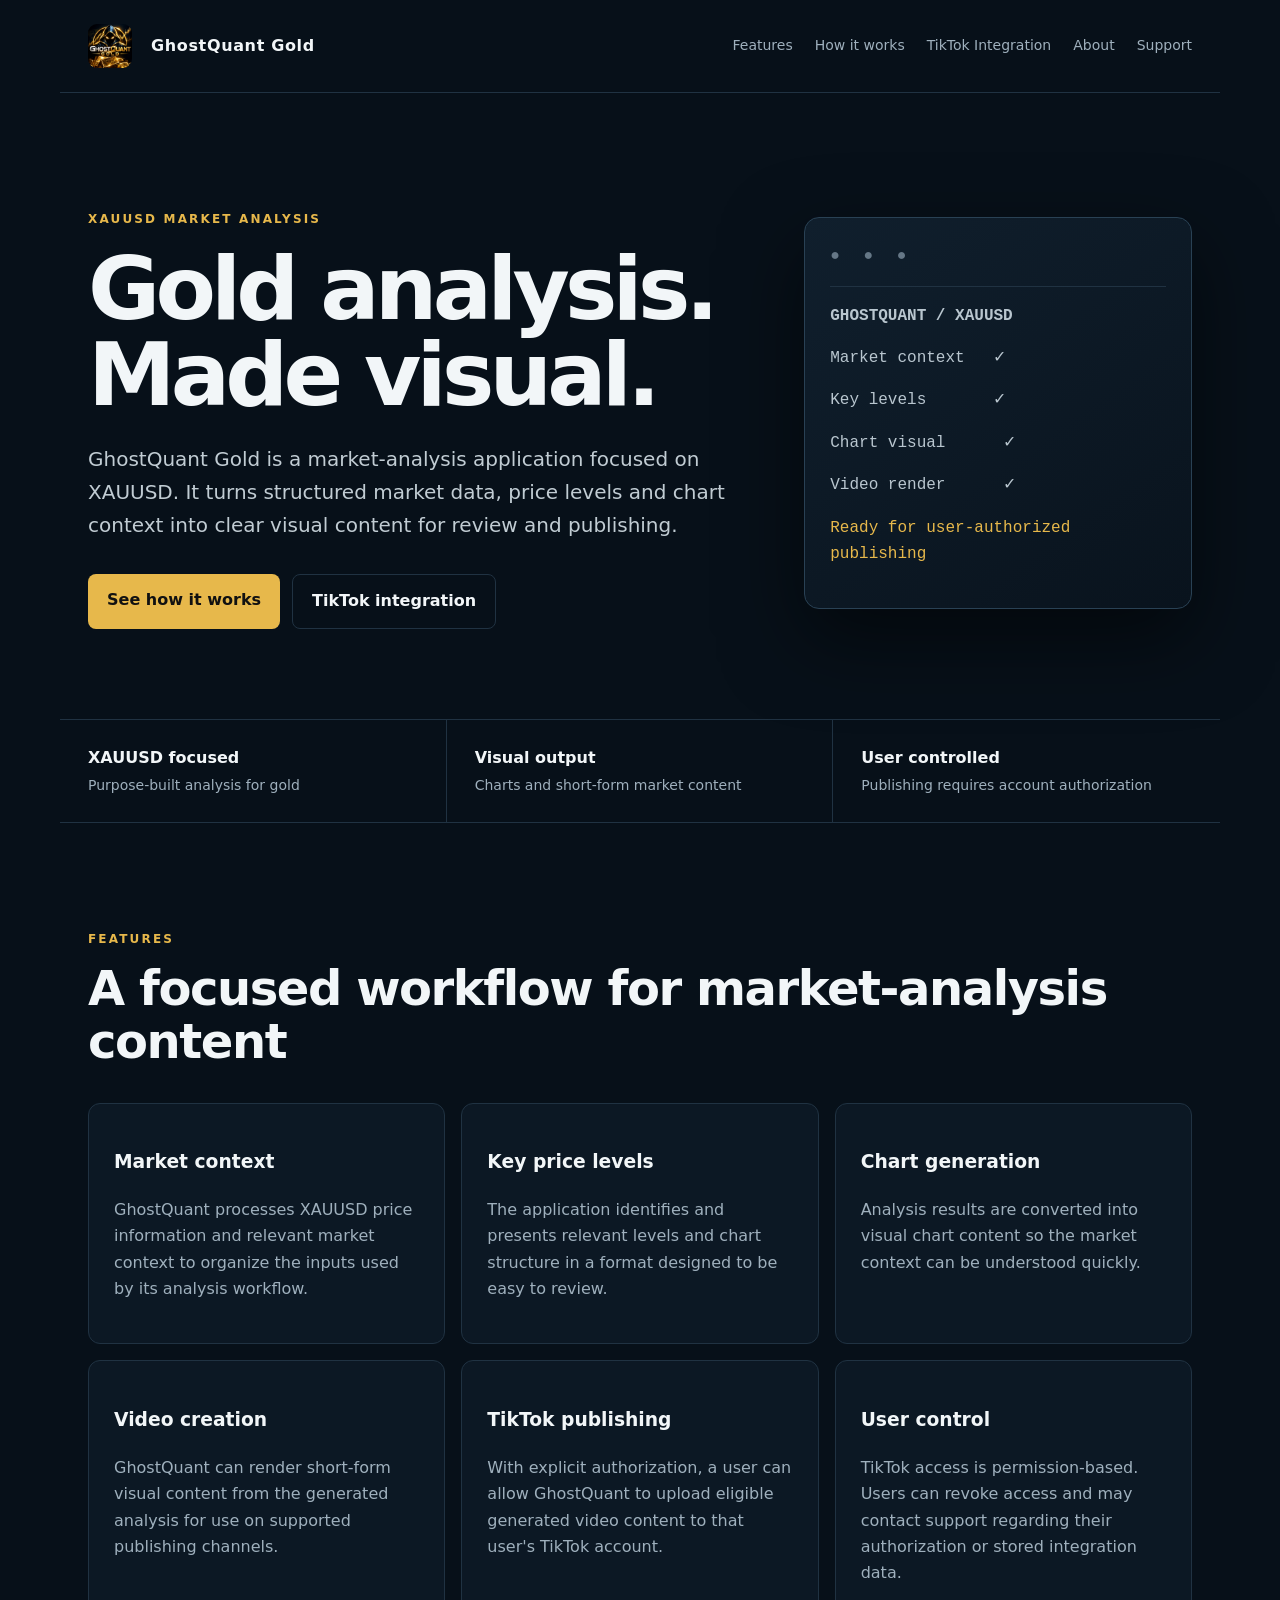
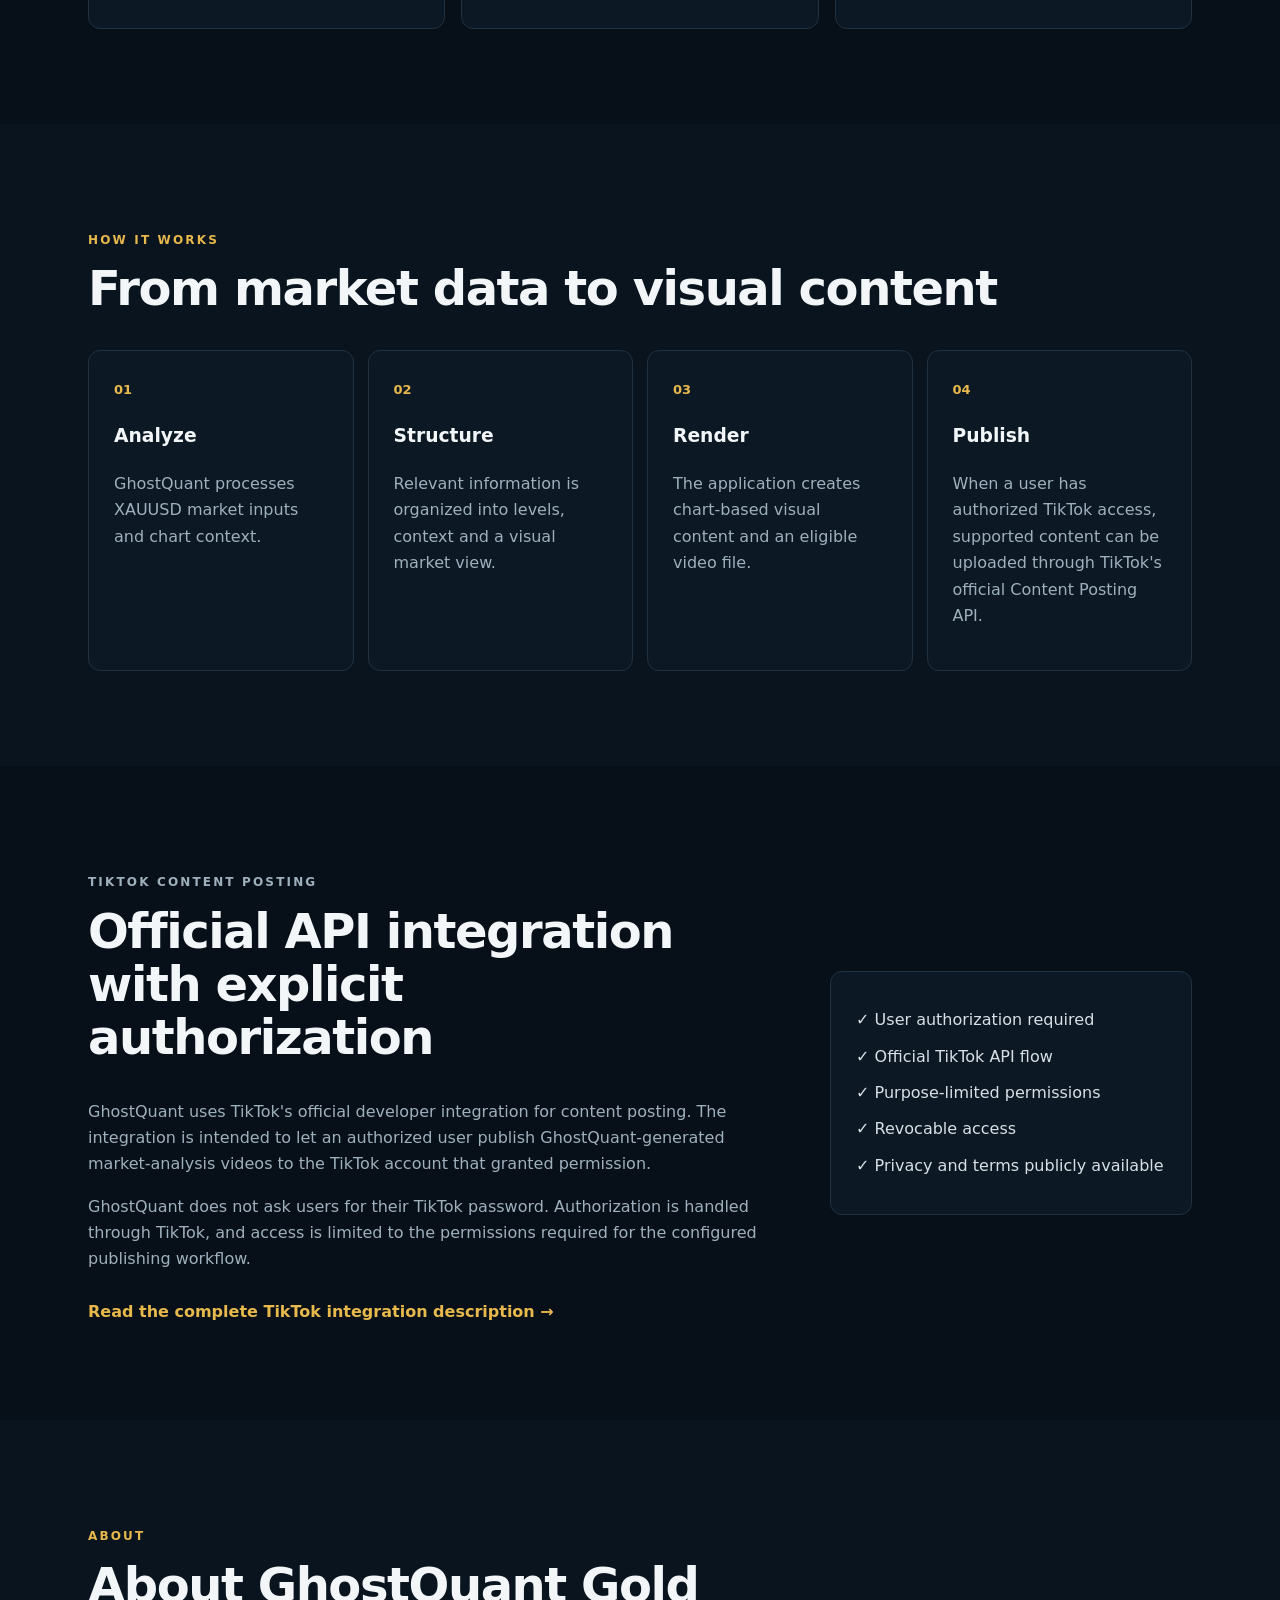
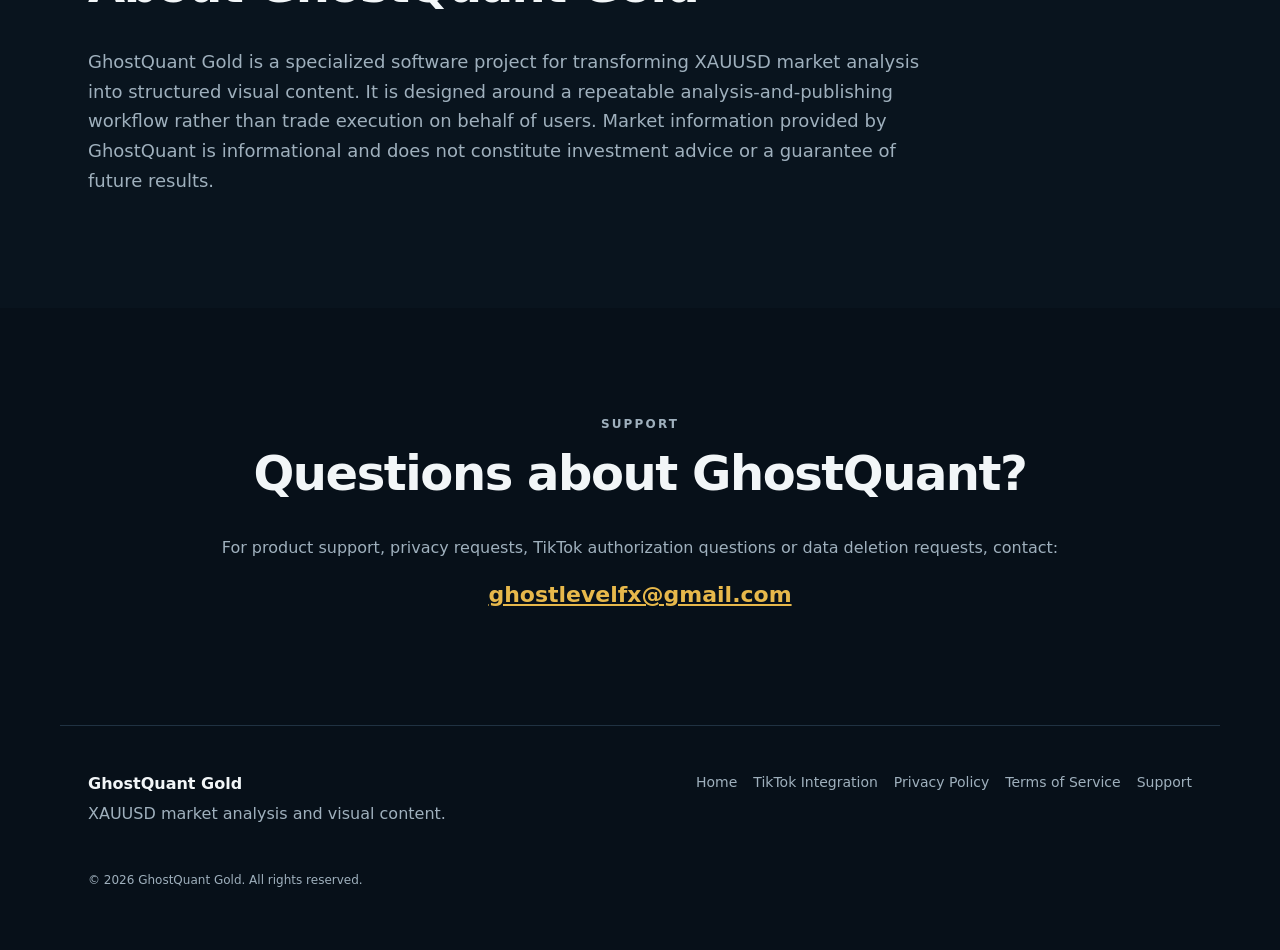
<file: index.html>
<!doctype html><html lang="en"><head><meta charset="utf-8"><meta name="viewport" content="width=device-width,initial-scale=1"><title>GhostQuant Gold | XAUUSD Market Analysis & Visual Content</title><meta name="description" content="GhostQuant Gold analyzes XAUUSD market data and creates clear visual market-analysis content that authorized users can publish to TikTok."><link rel="stylesheet" href="style.css?v=3"><link rel="icon" type="image/png" sizes="32x32" href="favicon-32.png"><link rel="icon" type="image/png" sizes="16x16" href="favicon-16.png"><link rel="shortcut icon" href="favicon.ico"><link rel="apple-touch-icon" sizes="180x180" href="apple-touch-icon.png"></head><body><header><a class="brand" href="index.html"><img src="ghostquant-icon.png" alt="GhostQuant Gold app icon" class="brand-icon" width="44" height="44" style="width:44px;height:44px;max-width:44px;max-height:44px;object-fit:cover;display:block;flex:none"> <span>GhostQuant Gold</span></a><nav><a href="#features">Features</a><a href="#workflow">How it works</a><a href="tiktok.html">TikTok Integration</a><a href="#about">About</a><a href="#support">Support</a></nav></header><main><section class="hero"><div><p class="eyebrow">XAUUSD MARKET ANALYSIS</p><h1>Gold analysis.<br>Made visual.</h1><p class="lead">GhostQuant Gold is a market-analysis application focused on XAUUSD. It turns structured market data, price levels and chart context into clear visual content for review and publishing.</p><div class="actions"><a class="btn" href="#workflow">See how it works</a><a class="btn ghost" href="tiktok.html">TikTok integration</a></div></div><div class="terminal"><div class="dots">● ● ●</div><p><b>GHOSTQUANT / XAUUSD</b></p><p>Market context&nbsp;&nbsp; ✓</p><p>Key levels&nbsp;&nbsp;&nbsp;&nbsp;&nbsp;&nbsp; ✓</p><p>Chart visual&nbsp;&nbsp;&nbsp;&nbsp;&nbsp; ✓</p><p>Video render&nbsp;&nbsp;&nbsp;&nbsp;&nbsp; ✓</p><p class="accent">Ready for user-authorized publishing</p></div></section><section class="strip"><div><b>XAUUSD focused</b><span>Purpose-built analysis for gold</span></div><div><b>Visual output</b><span>Charts and short-form market content</span></div><div><b>User controlled</b><span>Publishing requires account authorization</span></div></section><section id="features" class="section"><p class="eyebrow">FEATURES</p><h2>A focused workflow for market-analysis content</h2><div class="cards"><article><h3>Market context</h3><p>GhostQuant processes XAUUSD price information and relevant market context to organize the inputs used by its analysis workflow.</p></article><article><h3>Key price levels</h3><p>The application identifies and presents relevant levels and chart structure in a format designed to be easy to review.</p></article><article><h3>Chart generation</h3><p>Analysis results are converted into visual chart content so the market context can be understood quickly.</p></article><article><h3>Video creation</h3><p>GhostQuant can render short-form visual content from the generated analysis for use on supported publishing channels.</p></article><article><h3>TikTok publishing</h3><p>With explicit authorization, a user can allow GhostQuant to upload eligible generated video content to that user's TikTok account.</p></article><article><h3>User control</h3><p>TikTok access is permission-based. Users can revoke access and may contact support regarding their authorization or stored integration data.</p></article></div></section><section id="workflow" class="section alt"><p class="eyebrow">HOW IT WORKS</p><h2>From market data to visual content</h2><div class="steps"><div><span>01</span><h3>Analyze</h3><p>GhostQuant processes XAUUSD market inputs and chart context.</p></div><div><span>02</span><h3>Structure</h3><p>Relevant information is organized into levels, context and a visual market view.</p></div><div><span>03</span><h3>Render</h3><p>The application creates chart-based visual content and an eligible video file.</p></div><div><span>04</span><h3>Publish</h3><p>When a user has authorized TikTok access, supported content can be uploaded through TikTok's official Content Posting API.</p></div></div></section><section class="section integration"><div><p class="eyebrow">TIKTOK CONTENT POSTING</p><h2>Official API integration with explicit authorization</h2><p>GhostQuant uses TikTok's official developer integration for content posting. The integration is intended to let an authorized user publish GhostQuant-generated market-analysis videos to the TikTok account that granted permission.</p><p>GhostQuant does not ask users for their TikTok password. Authorization is handled through TikTok, and access is limited to the permissions required for the configured publishing workflow.</p><a class="textlink" href="tiktok.html">Read the complete TikTok integration description →</a></div><div class="checklist"><p>✓ User authorization required</p><p>✓ Official TikTok API flow</p><p>✓ Purpose-limited permissions</p><p>✓ Revocable access</p><p>✓ Privacy and terms publicly available</p></div></section><section id="about" class="section alt"><p class="eyebrow">ABOUT</p><h2>About GhostQuant Gold</h2><p class="wide">GhostQuant Gold is a specialized software project for transforming XAUUSD market analysis into structured visual content. It is designed around a repeatable analysis-and-publishing workflow rather than trade execution on behalf of users. Market information provided by GhostQuant is informational and does not constitute investment advice or a guarantee of future results.</p></section><section id="support" class="section support"><p class="eyebrow">SUPPORT</p><h2>Questions about GhostQuant?</h2><p>For product support, privacy requests, TikTok authorization questions or data deletion requests, contact:</p><p><a class="email" href="mailto:ghostlevelfx@gmail.com">ghostlevelfx@gmail.com</a></p></section></main><footer><div><b>GhostQuant Gold</b><p>XAUUSD market analysis and visual content.</p></div><div class="footerlinks"><a href="index.html">Home</a><a href="tiktok.html">TikTok Integration</a><a href="privacy.html">Privacy Policy</a><a href="terms.html">Terms of Service</a><a href="mailto:ghostlevelfx@gmail.com">Support</a></div><p class="copy">© 2026 GhostQuant Gold. All rights reserved.</p></footer></body></html>
</file>
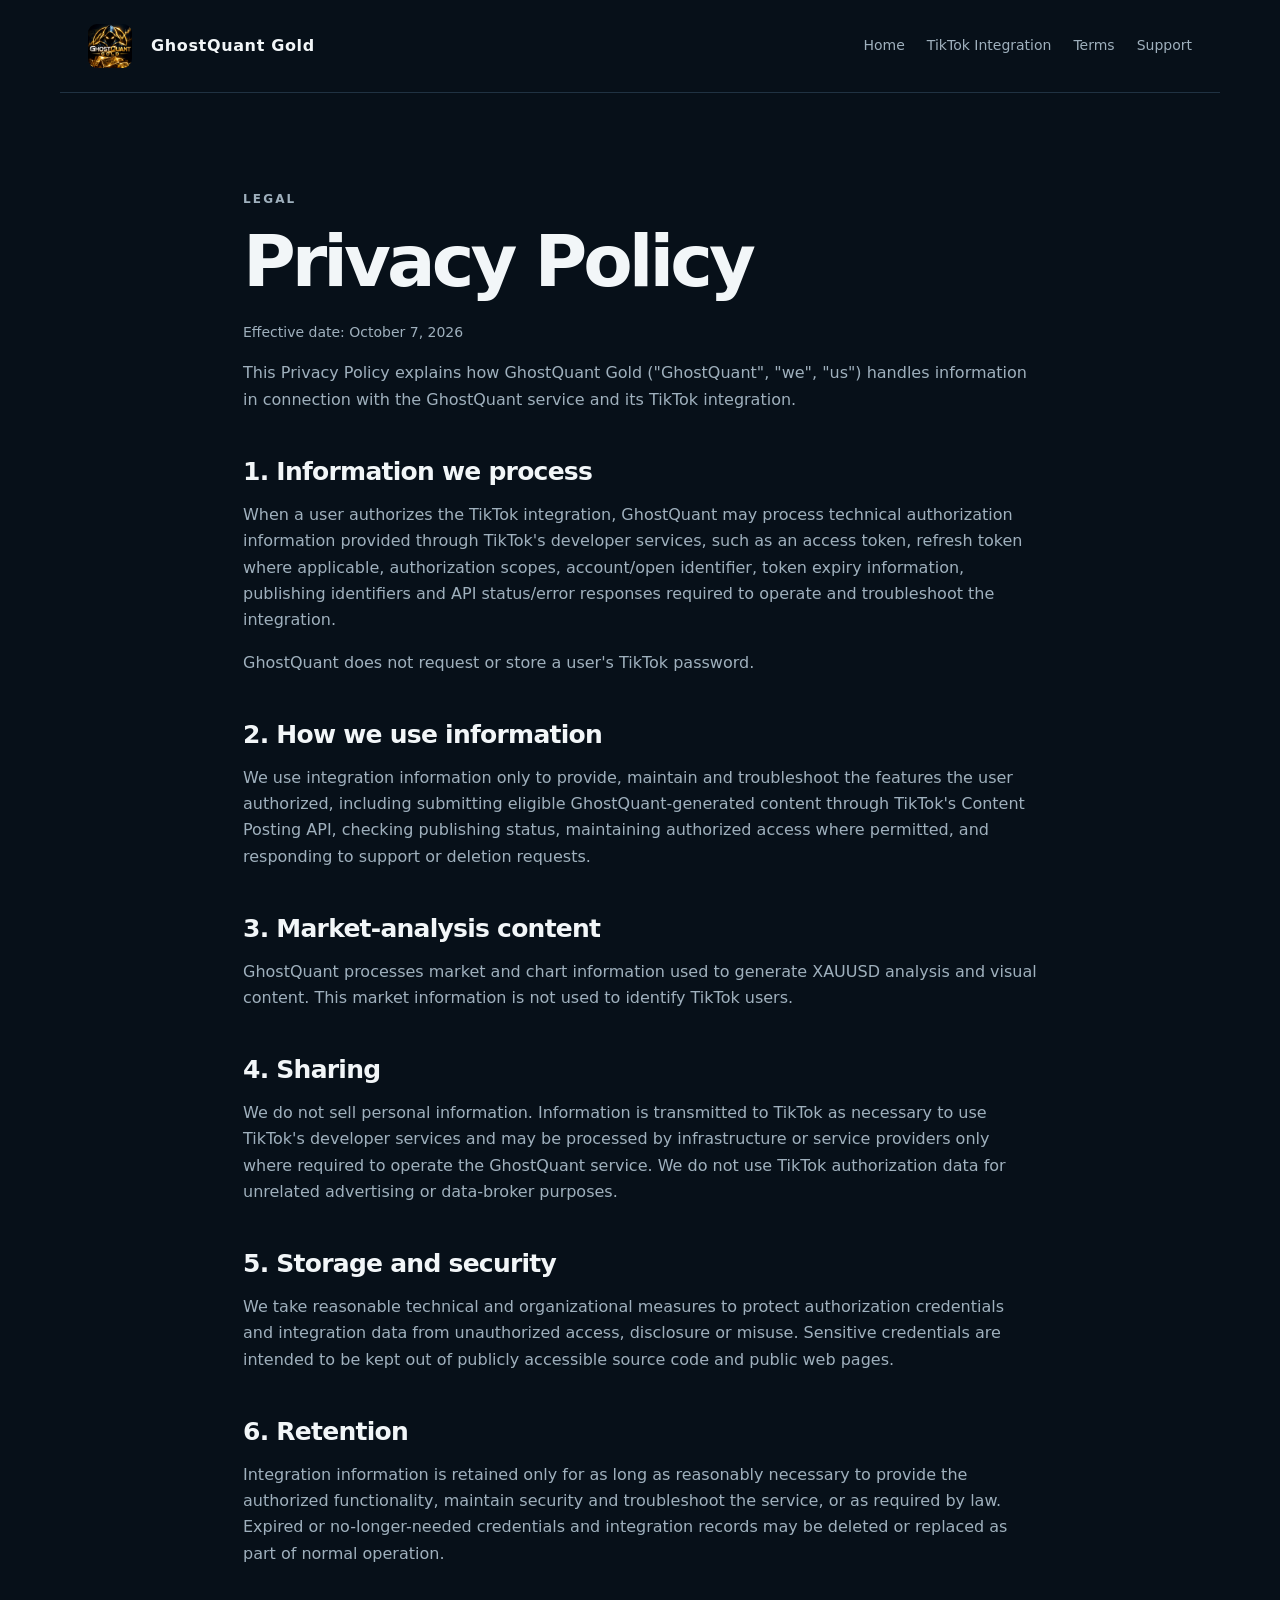
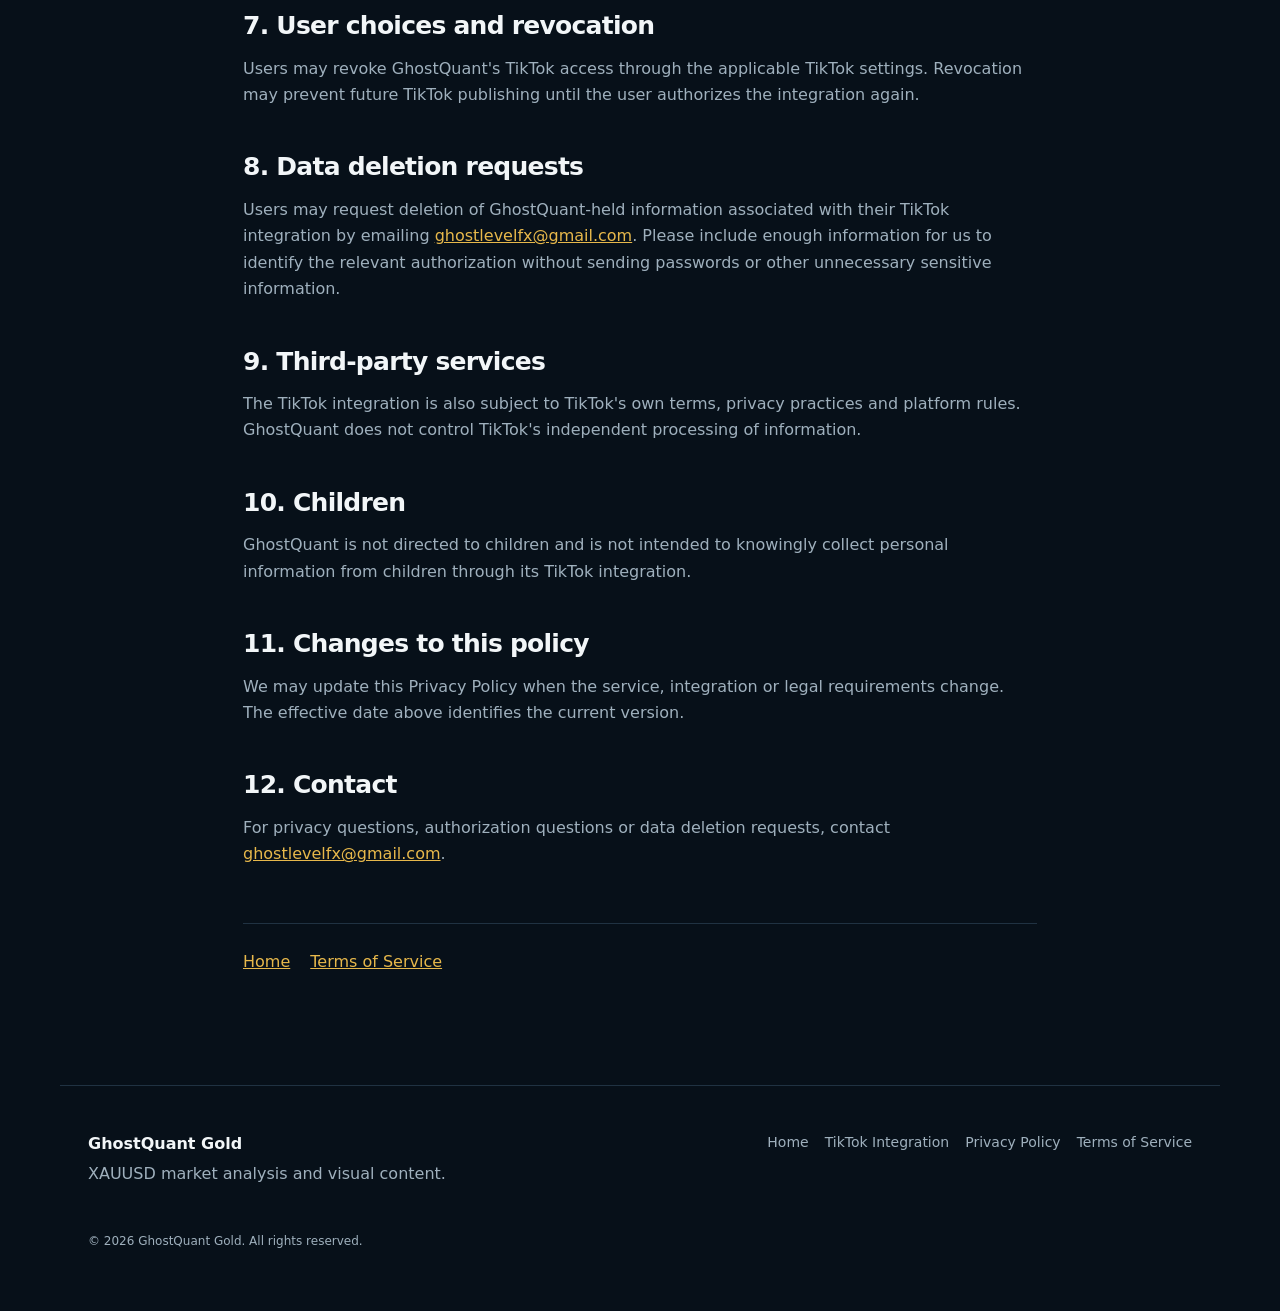
<file: privacy.html>
<!doctype html><html lang="en"><head><meta charset="utf-8"><meta name="viewport" content="width=device-width,initial-scale=1"><title>Privacy Policy | GhostQuant Gold</title><link rel="stylesheet" href="style.css?v=3"><link rel="icon" type="image/png" sizes="32x32" href="favicon-32.png"><link rel="icon" type="image/png" sizes="16x16" href="favicon-16.png"><link rel="shortcut icon" href="favicon.ico"><link rel="apple-touch-icon" sizes="180x180" href="apple-touch-icon.png"></head><body><header><a class="brand" href="index.html"><img src="ghostquant-icon.png" alt="GhostQuant Gold app icon" class="brand-icon" width="44" height="44" style="width:44px;height:44px;max-width:44px;max-height:44px;object-fit:cover;display:block;flex:none"> <span>GhostQuant Gold</span></a><nav><a href="index.html">Home</a><a href="tiktok.html">TikTok Integration</a><a href="terms.html">Terms</a><a href="mailto:ghostlevelfx@gmail.com">Support</a></nav></header><main class="legal"><p class="eyebrow">LEGAL</p><h1>Privacy Policy</h1><p class="updated">Effective date: October 7, 2026</p><p>This Privacy Policy explains how GhostQuant Gold ("GhostQuant", "we", "us") handles information in connection with the GhostQuant service and its TikTok integration.</p><h2>1. Information we process</h2><p>When a user authorizes the TikTok integration, GhostQuant may process technical authorization information provided through TikTok's developer services, such as an access token, refresh token where applicable, authorization scopes, account/open identifier, token expiry information, publishing identifiers and API status/error responses required to operate and troubleshoot the integration.</p><p>GhostQuant does not request or store a user's TikTok password.</p><h2>2. How we use information</h2><p>We use integration information only to provide, maintain and troubleshoot the features the user authorized, including submitting eligible GhostQuant-generated content through TikTok's Content Posting API, checking publishing status, maintaining authorized access where permitted, and responding to support or deletion requests.</p><h2>3. Market-analysis content</h2><p>GhostQuant processes market and chart information used to generate XAUUSD analysis and visual content. This market information is not used to identify TikTok users.</p><h2>4. Sharing</h2><p>We do not sell personal information. Information is transmitted to TikTok as necessary to use TikTok's developer services and may be processed by infrastructure or service providers only where required to operate the GhostQuant service. We do not use TikTok authorization data for unrelated advertising or data-broker purposes.</p><h2>5. Storage and security</h2><p>We take reasonable technical and organizational measures to protect authorization credentials and integration data from unauthorized access, disclosure or misuse. Sensitive credentials are intended to be kept out of publicly accessible source code and public web pages.</p><h2>6. Retention</h2><p>Integration information is retained only for as long as reasonably necessary to provide the authorized functionality, maintain security and troubleshoot the service, or as required by law. Expired or no-longer-needed credentials and integration records may be deleted or replaced as part of normal operation.</p><h2>7. User choices and revocation</h2><p>Users may revoke GhostQuant's TikTok access through the applicable TikTok settings. Revocation may prevent future TikTok publishing until the user authorizes the integration again.</p><h2>8. Data deletion requests</h2><p>Users may request deletion of GhostQuant-held information associated with their TikTok integration by emailing <a href="mailto:ghostlevelfx@gmail.com">ghostlevelfx@gmail.com</a>. Please include enough information for us to identify the relevant authorization without sending passwords or other unnecessary sensitive information.</p><h2>9. Third-party services</h2><p>The TikTok integration is also subject to TikTok's own terms, privacy practices and platform rules. GhostQuant does not control TikTok's independent processing of information.</p><h2>10. Children</h2><p>GhostQuant is not directed to children and is not intended to knowingly collect personal information from children through its TikTok integration.</p><h2>11. Changes to this policy</h2><p>We may update this Privacy Policy when the service, integration or legal requirements change. The effective date above identifies the current version.</p><h2>12. Contact</h2><p>For privacy questions, authorization questions or data deletion requests, contact <a href="mailto:ghostlevelfx@gmail.com">ghostlevelfx@gmail.com</a>.</p><div class="legalnav"><a href="index.html">Home</a><a href="terms.html">Terms of Service</a></div></main><footer><div><b>GhostQuant Gold</b><p>XAUUSD market analysis and visual content.</p></div><div class="footerlinks"><a href="index.html">Home</a><a href="tiktok.html">TikTok Integration</a><a href="privacy.html">Privacy Policy</a><a href="terms.html">Terms of Service</a></div><p class="copy">© 2026 GhostQuant Gold. All rights reserved.</p></footer></body></html>
</file>
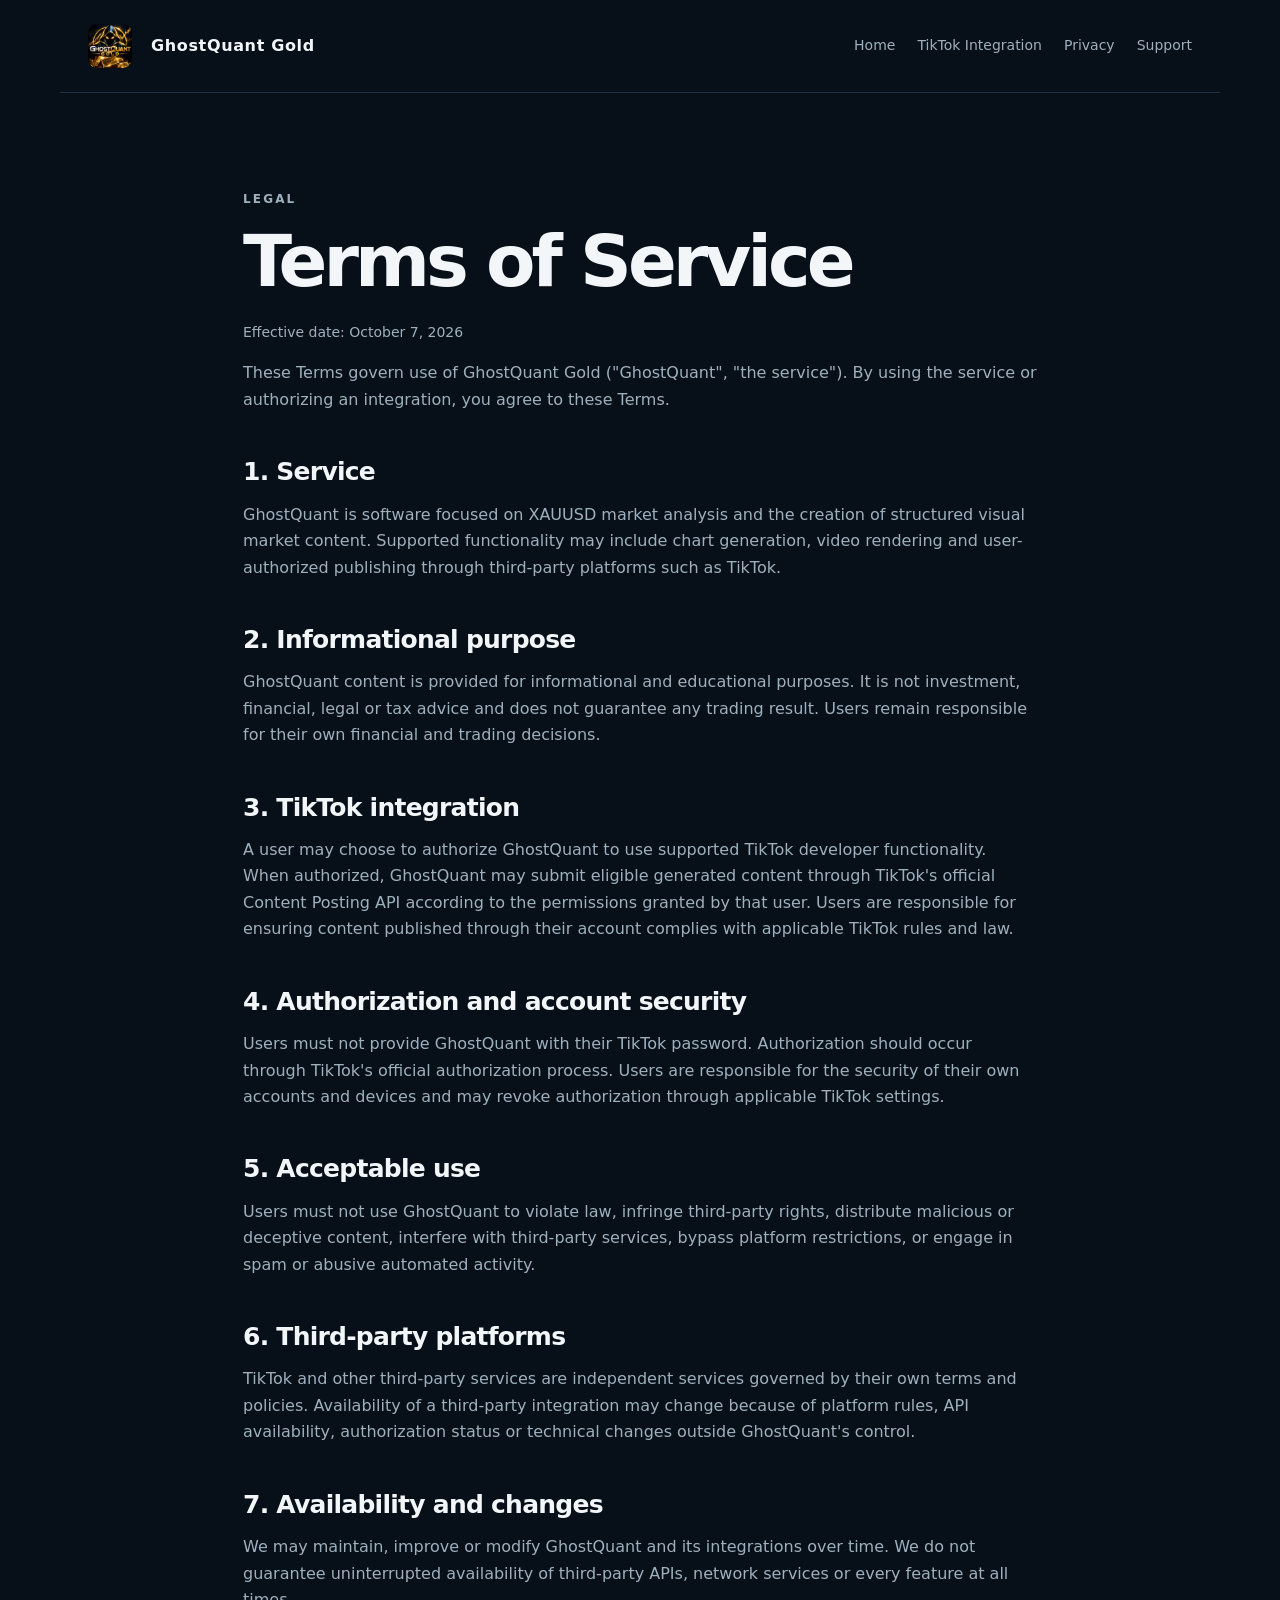
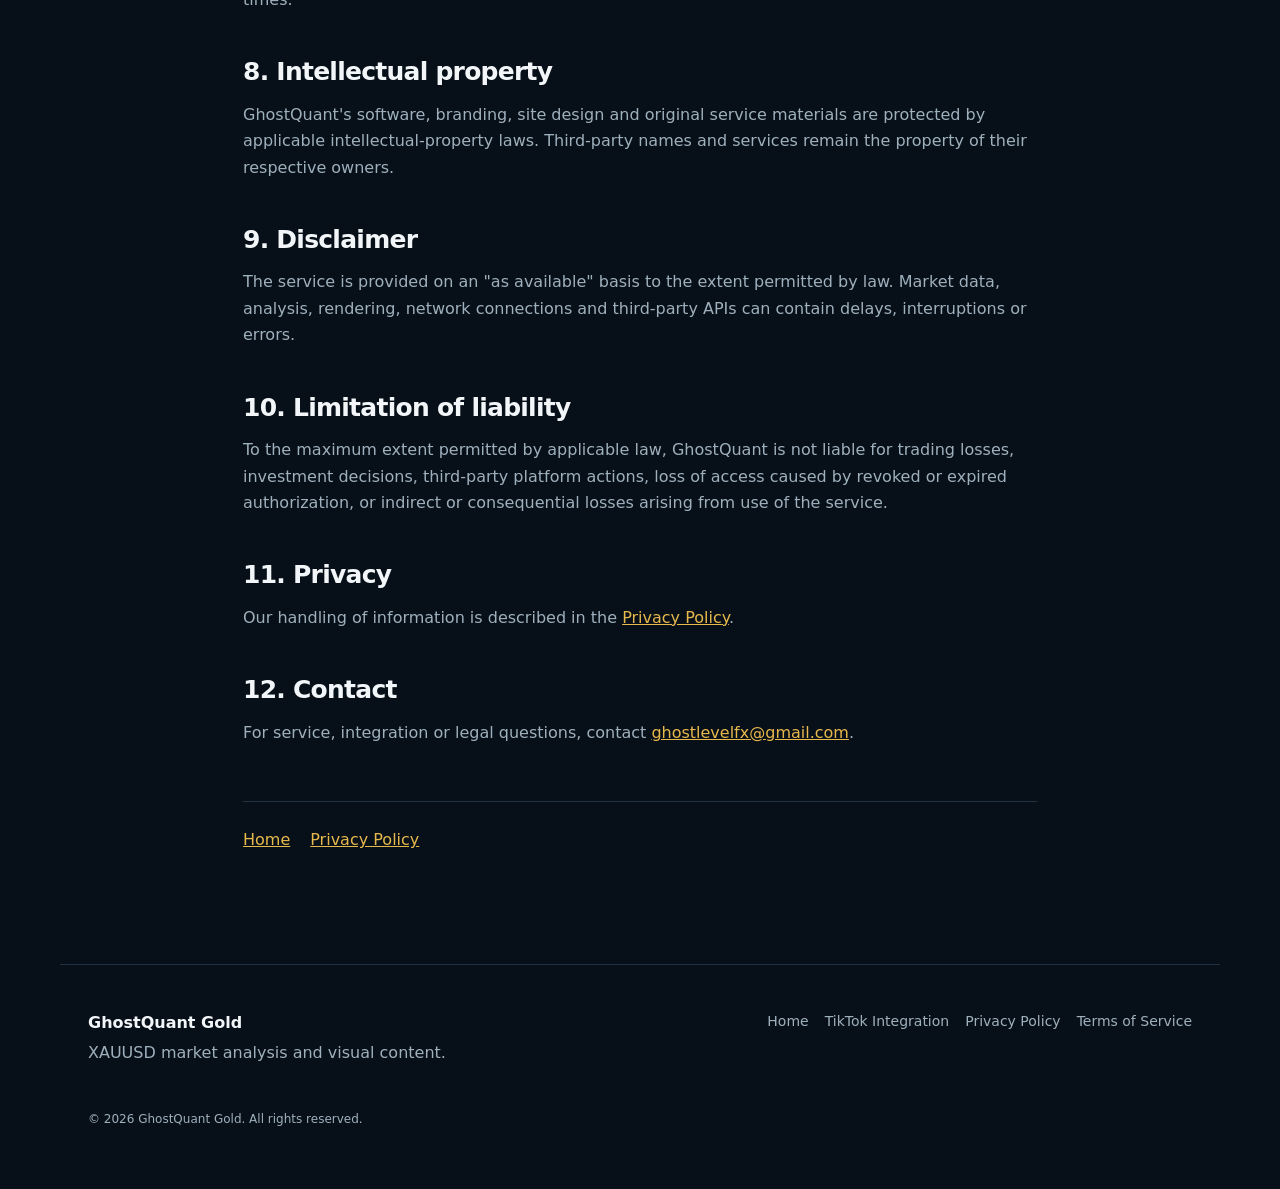
<file: terms.html>
<!doctype html><html lang="en"><head><meta charset="utf-8"><meta name="viewport" content="width=device-width,initial-scale=1"><title>Terms of Service | GhostQuant Gold</title><link rel="stylesheet" href="style.css?v=3"><link rel="icon" type="image/png" sizes="32x32" href="favicon-32.png"><link rel="icon" type="image/png" sizes="16x16" href="favicon-16.png"><link rel="shortcut icon" href="favicon.ico"><link rel="apple-touch-icon" sizes="180x180" href="apple-touch-icon.png"></head><body><header><a class="brand" href="index.html"><img src="ghostquant-icon.png" alt="GhostQuant Gold app icon" class="brand-icon" width="44" height="44" style="width:44px;height:44px;max-width:44px;max-height:44px;object-fit:cover;display:block;flex:none"> <span>GhostQuant Gold</span></a><nav><a href="index.html">Home</a><a href="tiktok.html">TikTok Integration</a><a href="privacy.html">Privacy</a><a href="mailto:ghostlevelfx@gmail.com">Support</a></nav></header><main class="legal"><p class="eyebrow">LEGAL</p><h1>Terms of Service</h1><p class="updated">Effective date: October 7, 2026</p><p>These Terms govern use of GhostQuant Gold ("GhostQuant", "the service"). By using the service or authorizing an integration, you agree to these Terms.</p><h2>1. Service</h2><p>GhostQuant is software focused on XAUUSD market analysis and the creation of structured visual market content. Supported functionality may include chart generation, video rendering and user-authorized publishing through third-party platforms such as TikTok.</p><h2>2. Informational purpose</h2><p>GhostQuant content is provided for informational and educational purposes. It is not investment, financial, legal or tax advice and does not guarantee any trading result. Users remain responsible for their own financial and trading decisions.</p><h2>3. TikTok integration</h2><p>A user may choose to authorize GhostQuant to use supported TikTok developer functionality. When authorized, GhostQuant may submit eligible generated content through TikTok's official Content Posting API according to the permissions granted by that user. Users are responsible for ensuring content published through their account complies with applicable TikTok rules and law.</p><h2>4. Authorization and account security</h2><p>Users must not provide GhostQuant with their TikTok password. Authorization should occur through TikTok's official authorization process. Users are responsible for the security of their own accounts and devices and may revoke authorization through applicable TikTok settings.</p><h2>5. Acceptable use</h2><p>Users must not use GhostQuant to violate law, infringe third-party rights, distribute malicious or deceptive content, interfere with third-party services, bypass platform restrictions, or engage in spam or abusive automated activity.</p><h2>6. Third-party platforms</h2><p>TikTok and other third-party services are independent services governed by their own terms and policies. Availability of a third-party integration may change because of platform rules, API availability, authorization status or technical changes outside GhostQuant's control.</p><h2>7. Availability and changes</h2><p>We may maintain, improve or modify GhostQuant and its integrations over time. We do not guarantee uninterrupted availability of third-party APIs, network services or every feature at all times.</p><h2>8. Intellectual property</h2><p>GhostQuant's software, branding, site design and original service materials are protected by applicable intellectual-property laws. Third-party names and services remain the property of their respective owners.</p><h2>9. Disclaimer</h2><p>The service is provided on an "as available" basis to the extent permitted by law. Market data, analysis, rendering, network connections and third-party APIs can contain delays, interruptions or errors.</p><h2>10. Limitation of liability</h2><p>To the maximum extent permitted by applicable law, GhostQuant is not liable for trading losses, investment decisions, third-party platform actions, loss of access caused by revoked or expired authorization, or indirect or consequential losses arising from use of the service.</p><h2>11. Privacy</h2><p>Our handling of information is described in the <a href="privacy.html">Privacy Policy</a>.</p><h2>12. Contact</h2><p>For service, integration or legal questions, contact <a href="mailto:ghostlevelfx@gmail.com">ghostlevelfx@gmail.com</a>.</p><div class="legalnav"><a href="index.html">Home</a><a href="privacy.html">Privacy Policy</a></div></main><footer><div><b>GhostQuant Gold</b><p>XAUUSD market analysis and visual content.</p></div><div class="footerlinks"><a href="index.html">Home</a><a href="tiktok.html">TikTok Integration</a><a href="privacy.html">Privacy Policy</a><a href="terms.html">Terms of Service</a></div><p class="copy">© 2026 GhostQuant Gold. All rights reserved.</p></footer></body></html>
</file>
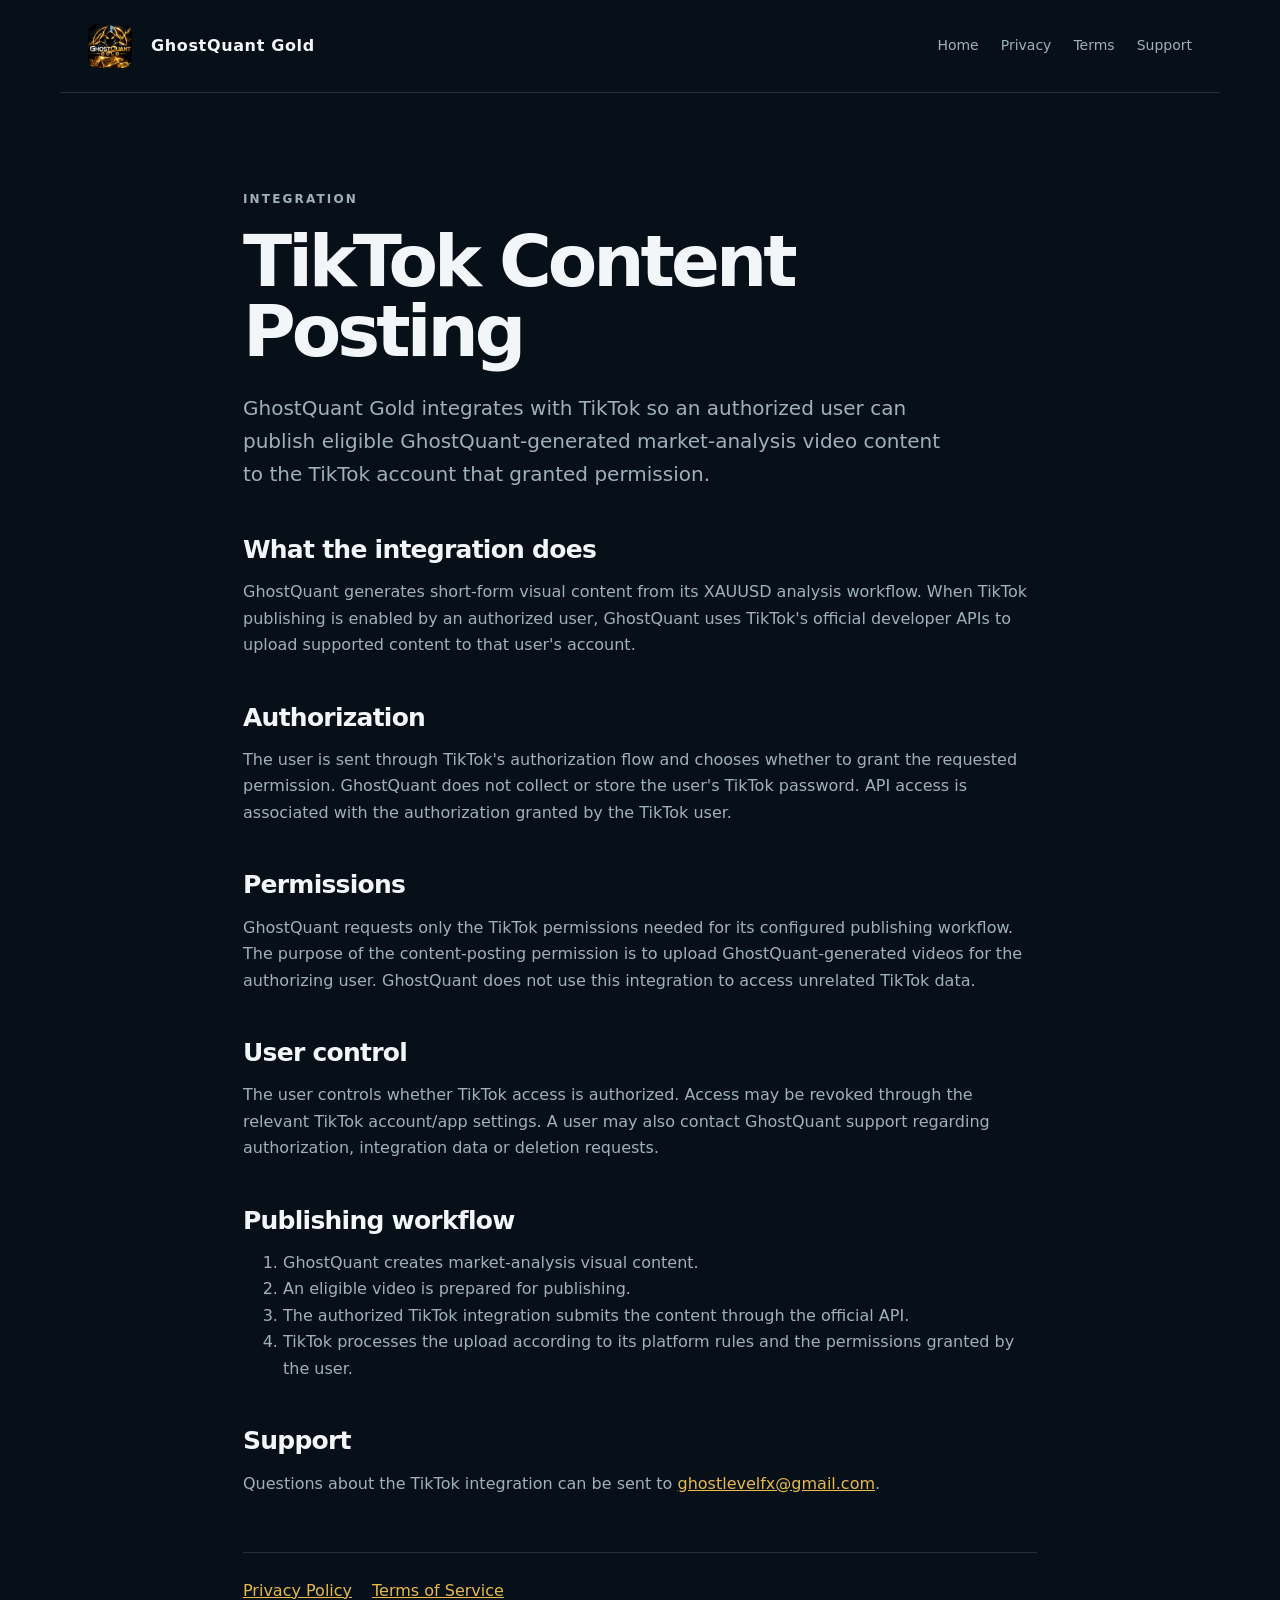
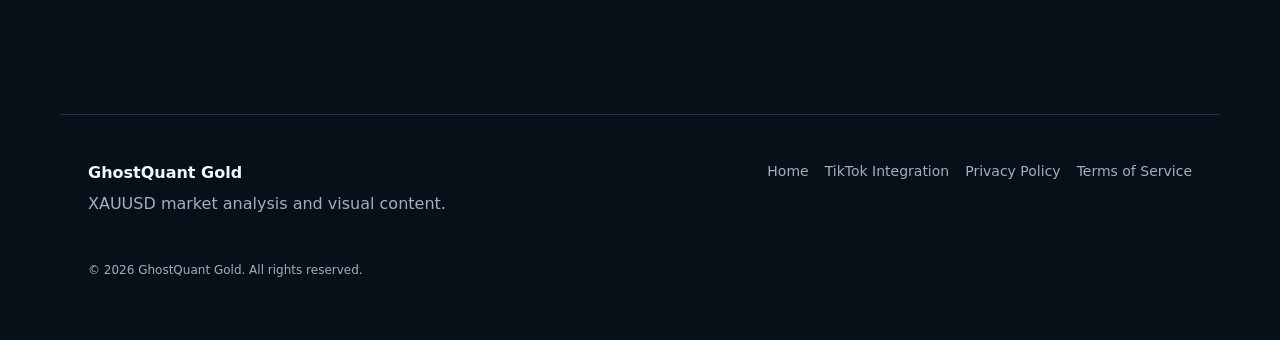
<file: tiktok.html>
<!doctype html><html lang="en"><head><meta charset="utf-8"><meta name="viewport" content="width=device-width,initial-scale=1"><title>TikTok Integration | GhostQuant Gold</title><meta name="description" content="How GhostQuant Gold uses TikTok authorization and the Content Posting API."><link rel="stylesheet" href="style.css?v=3"><link rel="icon" type="image/png" sizes="32x32" href="favicon-32.png"><link rel="icon" type="image/png" sizes="16x16" href="favicon-16.png"><link rel="shortcut icon" href="favicon.ico"><link rel="apple-touch-icon" sizes="180x180" href="apple-touch-icon.png"></head><body><header><a class="brand" href="index.html"><img src="ghostquant-icon.png" alt="GhostQuant Gold app icon" class="brand-icon" width="44" height="44" style="width:44px;height:44px;max-width:44px;max-height:44px;object-fit:cover;display:block;flex:none"> <span>GhostQuant Gold</span></a><nav><a href="index.html">Home</a><a href="privacy.html">Privacy</a><a href="terms.html">Terms</a><a href="mailto:ghostlevelfx@gmail.com">Support</a></nav></header><main class="legal"><p class="eyebrow">INTEGRATION</p><h1>TikTok Content Posting</h1><p class="lead">GhostQuant Gold integrates with TikTok so an authorized user can publish eligible GhostQuant-generated market-analysis video content to the TikTok account that granted permission.</p><h2>What the integration does</h2><p>GhostQuant generates short-form visual content from its XAUUSD analysis workflow. When TikTok publishing is enabled by an authorized user, GhostQuant uses TikTok's official developer APIs to upload supported content to that user's account.</p><h2>Authorization</h2><p>The user is sent through TikTok's authorization flow and chooses whether to grant the requested permission. GhostQuant does not collect or store the user's TikTok password. API access is associated with the authorization granted by the TikTok user.</p><h2>Permissions</h2><p>GhostQuant requests only the TikTok permissions needed for its configured publishing workflow. The purpose of the content-posting permission is to upload GhostQuant-generated videos for the authorizing user. GhostQuant does not use this integration to access unrelated TikTok data.</p><h2>User control</h2><p>The user controls whether TikTok access is authorized. Access may be revoked through the relevant TikTok account/app settings. A user may also contact GhostQuant support regarding authorization, integration data or deletion requests.</p><h2>Publishing workflow</h2><ol><li>GhostQuant creates market-analysis visual content.</li><li>An eligible video is prepared for publishing.</li><li>The authorized TikTok integration submits the content through the official API.</li><li>TikTok processes the upload according to its platform rules and the permissions granted by the user.</li></ol><h2>Support</h2><p>Questions about the TikTok integration can be sent to <a href="mailto:ghostlevelfx@gmail.com">ghostlevelfx@gmail.com</a>.</p><div class="legalnav"><a href="privacy.html">Privacy Policy</a><a href="terms.html">Terms of Service</a></div></main><footer><div><b>GhostQuant Gold</b><p>XAUUSD market analysis and visual content.</p></div><div class="footerlinks"><a href="index.html">Home</a><a href="tiktok.html">TikTok Integration</a><a href="privacy.html">Privacy Policy</a><a href="terms.html">Terms of Service</a></div><p class="copy">© 2026 GhostQuant Gold. All rights reserved.</p></footer></body></html>
</file>
<file: style.css>
:root{--bg:#071019;--panel:#0c1824;--panel2:#101f2d;--text:#f2f6f8;--muted:#9fb0bd;--line:#203242;--accent:#e7b84b;--max:1160px}*{box-sizing:border-box}html{scroll-behavior:smooth}body{margin:0;background:var(--bg);color:var(--text);font-family:Inter,ui-sans-serif,system-ui,-apple-system,Segoe UI,Arial,sans-serif;line-height:1.65}a{color:inherit}header{max-width:var(--max);margin:auto;padding:24px 28px;display:flex;align-items:center;justify-content:space-between;border-bottom:1px solid var(--line)}.brand{text-decoration:none;font-weight:900;letter-spacing:.04em}.brand span{font-weight:650;margin-left:9px}.brand:first-letter{color:var(--accent)}nav{display:flex;gap:22px;flex-wrap:wrap}nav a,.footerlinks a{text-decoration:none;color:var(--muted);font-size:14px}nav a:hover,.footerlinks a:hover,.textlink,.legal a,.email{color:var(--accent)}main{overflow:hidden}.hero{max-width:var(--max);margin:auto;padding:105px 28px 90px;display:grid;grid-template-columns:1.25fr .75fr;gap:70px;align-items:center}.eyebrow{color:var(--accent);font-size:12px;font-weight:850;letter-spacing:.18em}.hero h1,.legal h1{font-size:clamp(48px,7vw,88px);line-height:.98;margin:16px 0 25px;letter-spacing:-.055em}.lead{color:#c1ccd3;font-size:20px;max-width:720px}.actions{display:flex;gap:12px;margin-top:32px;flex-wrap:wrap}.btn{background:var(--accent);color:#111;text-decoration:none;padding:13px 19px;border-radius:8px;font-weight:800}.btn.ghost{background:transparent;color:var(--text);border:1px solid var(--line)}.terminal{background:linear-gradient(145deg,var(--panel2),#09131d);border:1px solid #294154;border-radius:15px;padding:25px;box-shadow:0 30px 80px #0008;font-family:ui-monospace,SFMono-Regular,Consolas,monospace;color:#b9c6cf}.terminal .dots{color:#657786;letter-spacing:7px;border-bottom:1px solid var(--line);padding-bottom:16px}.terminal .accent{color:var(--accent)}.strip{border-top:1px solid var(--line);border-bottom:1px solid var(--line);display:grid;grid-template-columns:repeat(3,1fr);max-width:var(--max);margin:auto}.strip div{padding:25px 28px;border-right:1px solid var(--line)}.strip div:last-child{border:0}.strip b,.strip span{display:block}.strip span{color:var(--muted);font-size:14px;margin-top:3px}.section{max-width:var(--max);margin:auto;padding:95px 28px}.section.alt{max-width:none;background:#09141e;padding-left:max(28px,calc((100vw - var(--max))/2 + 28px));padding-right:max(28px,calc((100vw - var(--max))/2 + 28px))}.section h2,.legal h2{font-size:clamp(30px,4vw,48px);line-height:1.1;letter-spacing:-.03em;margin:10px 0 35px}.cards{display:grid;grid-template-columns:repeat(3,1fr);gap:16px}.cards article,.steps div,.checklist{background:var(--panel);border:1px solid var(--line);border-radius:12px;padding:25px}.cards p,.steps p,.wide,.integration p,.support p,.legal p,.legal li{color:var(--muted)}.steps{display:grid;grid-template-columns:repeat(4,1fr);gap:14px}.steps span{color:var(--accent);font-weight:900;font-size:13px}.integration{display:grid;grid-template-columns:1.3fr .7fr;gap:70px;align-items:center}.checklist p{color:#d8e0e5;margin:10px 0}.wide{max-width:850px;font-size:18px}.support{text-align:center}.support .email{font-size:22px;font-weight:800}.textlink{display:inline-block;margin-top:10px;text-decoration:none;font-weight:800}.legal{max-width:850px;margin:auto;padding:85px 28px 110px}.legal h1{font-size:clamp(46px,7vw,72px)}.legal h2{font-size:25px;margin-top:45px;margin-bottom:10px}.updated{font-size:14px}.legalnav{display:flex;gap:20px;margin-top:55px;padding-top:25px;border-top:1px solid var(--line)}footer{max-width:var(--max);margin:auto;padding:45px 28px 55px;border-top:1px solid var(--line);display:grid;grid-template-columns:1fr 1fr;gap:20px;color:var(--muted)}footer b{color:var(--text)}footer p{margin:4px 0}.footerlinks{display:flex;justify-content:flex-end;gap:16px;flex-wrap:wrap}.copy{grid-column:1/-1;font-size:12px;margin-top:20px!important}@media(max-width:800px){header{align-items:flex-start;gap:20px}.brand span{display:none}nav{gap:12px}.hero,.integration{grid-template-columns:1fr}.hero{padding-top:70px}.strip,.cards,.steps{grid-template-columns:1fr}.strip div{border-right:0;border-bottom:1px solid var(--line)}.strip div:last-child{border-bottom:0}.terminal{max-width:520px}.footerlinks{justify-content:flex-start}footer{grid-template-columns:1fr}.copy{grid-column:auto}}

/* Same official GhostQuant app icon across site and browser tabs */
.brand-icon{width:42px;height:42px;object-fit:cover;border-radius:9px;vertical-align:middle;flex-shrink:0}.brand{display:inline-flex;align-items:center;gap:10px}

/* Fixed header icon sizing */
header .brand img.brand-icon{width:44px!important;height:44px!important;max-width:44px!important;max-height:44px!important;display:block;object-fit:cover;flex:0 0 44px}
</file>
